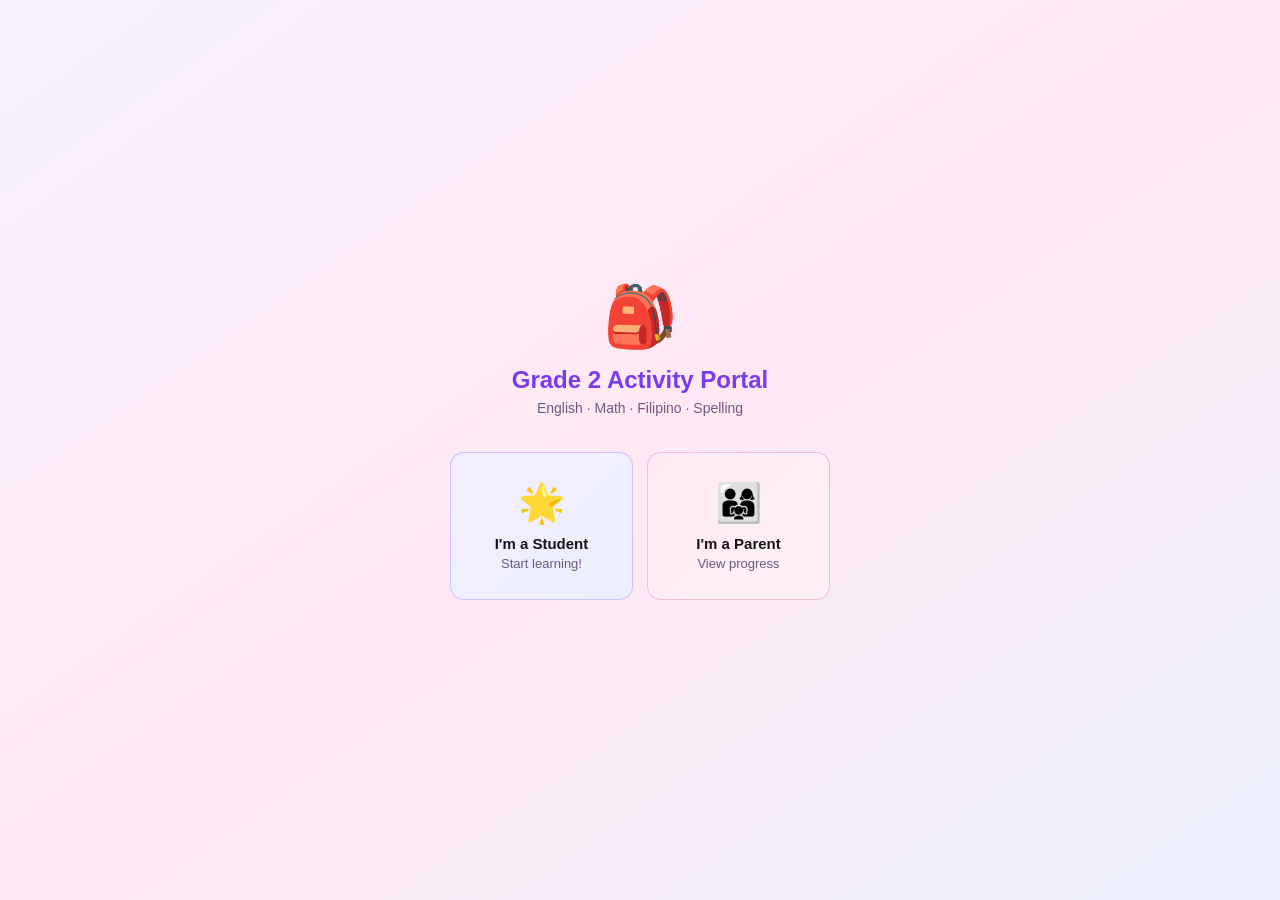
<file: index.html>
<!DOCTYPE html>
<html lang="en">
<head>
<meta charset="UTF-8">
<meta name="viewport" content="width=device-width, initial-scale=1.0">
<title>Grade 2 Activity Portal</title>
<link rel="stylesheet" href="style.css">
</head>
<body class="login-page">
<div class="login-wrap">
  <div class="login-logo">🎒</div>
  <h1>Grade 2 Activity Portal</h1>
  <p class="login-sub">English · Math · Filipino · Spelling</p>
  <div class="login-cards">
    <div class="login-card student-card" onclick="goStudent()">
      <div class="login-card-icon">🌟</div>
      <div class="login-card-label">I'm a Student</div>
      <div class="login-card-sub">Start learning!</div>
    </div>
    <div class="login-card parent-card" onclick="goParent()">
      <div class="login-card-icon">👨‍👩‍👧</div>
      <div class="login-card-label">I'm a Parent</div>
      <div class="login-card-sub">View progress</div>
    </div>
  </div>
  <div id="pin-modal" class="pin-modal hidden">
    <div class="pin-box">
      <div class="pin-title">Enter Parent PIN</div>
      <div class="pin-dots">
        <span class="pin-dot" id="d0"></span><span class="pin-dot" id="d1"></span>
        <span class="pin-dot" id="d2"></span><span class="pin-dot" id="d3"></span>
      </div>
      <div class="pin-pad">
        <button onclick="pinKey('1')">1</button><button onclick="pinKey('2')">2</button><button onclick="pinKey('3')">3</button>
        <button onclick="pinKey('4')">4</button><button onclick="pinKey('5')">5</button><button onclick="pinKey('6')">6</button>
        <button onclick="pinKey('7')">7</button><button onclick="pinKey('8')">8</button><button onclick="pinKey('9')">9</button>
        <button onclick="pinClear()" class="pin-clear">✕</button><button onclick="pinKey('0')">0</button><button onclick="pinBack()" class="pin-clear">⌫</button>
      </div>
      <div id="pin-error" class="pin-error hidden">Wrong PIN. Default is 1234.</div>
      <button class="pin-cancel" onclick="closePin()">Cancel</button>
    </div>
  </div>
</div>
<script src="app.js"></script>
<script>
var pinValue=''; var PARENT_PIN='1234';
function goStudent(){var name=localStorage.getItem('studentName');if(!name){name=prompt('What is your name?','My Daughter');if(!name)return;localStorage.setItem('studentName',name);}window.location.href='student.html';}
function goParent(){document.getElementById('pin-modal').classList.remove('hidden');pinValue='';updateDots();}
function closePin(){document.getElementById('pin-modal').classList.add('hidden');document.getElementById('pin-error').classList.add('hidden');pinValue='';updateDots();}
function pinKey(k){if(pinValue.length>=4)return;pinValue+=k;updateDots();if(pinValue.length===4){setTimeout(function(){if(pinValue===PARENT_PIN){window.location.href='parent.html';}else{document.getElementById('pin-error').classList.remove('hidden');pinValue='';updateDots();}},200);}}
function pinBack(){pinValue=pinValue.slice(0,-1);updateDots();}
function pinClear(){pinValue='';updateDots();}
function updateDots(){for(var i=0;i<4;i++){document.getElementById('d'+i).classList.toggle('filled',i<pinValue.length);}}
</script>
</body>
</html>
</file>
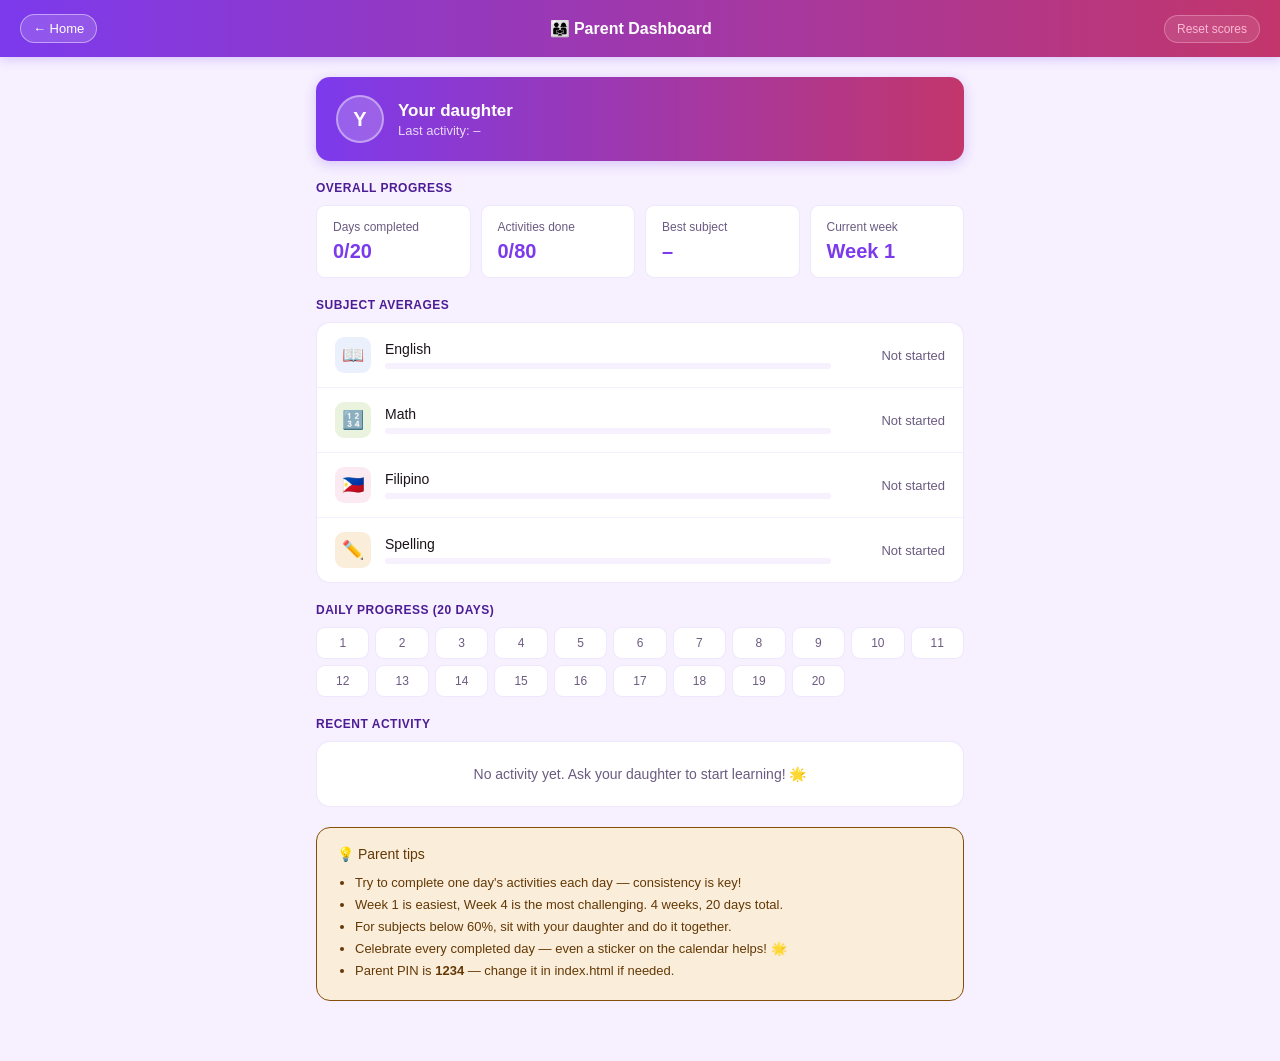
<file: parent.html>
<!DOCTYPE html>
<html lang="en">
<head>
<meta charset="UTF-8">
<meta name="viewport" content="width=device-width, initial-scale=1.0">
<title>Parent Dashboard</title>
<link rel="stylesheet" href="style.css">
</head>
<body class="parent-page">
<header class="topbar">
  <a href="index.html" class="back-btn">← Home</a>
  <div class="topbar-title">👨‍👩‍👧 Parent Dashboard</div>
  <button class="reset-btn" onclick="confirmReset()">Reset scores</button>
</header>
<div class="page-wrap">
  <div class="student-banner">
    <div class="student-avatar" id="stu-avatar">?</div>
    <div>
      <div class="student-name" id="stu-name">Loading...</div>
      <div class="student-meta" id="stu-meta">Last activity: –</div>
    </div>
  </div>

  <div class="section-label">Overall progress</div>
  <div class="metrics-grid">
    <div class="metric-card"><div class="metric-label">Days completed</div><div class="metric-val" id="m-days">–</div></div>
    <div class="metric-card"><div class="metric-label">Activities done</div><div class="metric-val" id="m-acts">–</div></div>
    <div class="metric-card"><div class="metric-label">Best subject</div><div class="metric-val" id="m-best">–</div></div>
    <div class="metric-card"><div class="metric-label">Current week</div><div class="metric-val" id="m-week">–</div></div>
  </div>

  <div class="section-label">Subject averages</div>
  <div class="subject-breakdown">
    <div class="sub-row">
      <div class="sub-icon blue-bg">📖</div>
      <div class="sub-info"><div class="sub-name">English</div><div class="sub-bar-wrap"><div class="sub-bar blue-bar" id="bar-english"></div></div></div>
      <div class="sub-score" id="score-english">–</div>
    </div>
    <div class="sub-row">
      <div class="sub-icon green-bg">🔢</div>
      <div class="sub-info"><div class="sub-name">Math</div><div class="sub-bar-wrap"><div class="sub-bar green-bar" id="bar-math"></div></div></div>
      <div class="sub-score" id="score-math">–</div>
    </div>
    <div class="sub-row">
      <div class="sub-icon pink-bg">🇵🇭</div>
      <div class="sub-info"><div class="sub-name">Filipino</div><div class="sub-bar-wrap"><div class="sub-bar pink-bar" id="bar-filipino"></div></div></div>
      <div class="sub-score" id="score-filipino">–</div>
    </div>
    <div class="sub-row">
      <div class="sub-icon amber-bg">✏️</div>
      <div class="sub-info"><div class="sub-name">Spelling</div><div class="sub-bar-wrap"><div class="sub-bar amber-bar" id="bar-spelling"></div></div></div>
      <div class="sub-score" id="score-spelling">–</div>
    </div>
  </div>

  <div class="section-label">Daily progress (20 days)</div>
  <div class="day-progress-grid" id="day-progress-grid"></div>

  <div class="section-label">Recent activity</div>
  <div class="history-list" id="history-list">
    <div class="empty-state">No activity yet. Ask your daughter to start learning! 🌟</div>
  </div>

  <div class="tips-card">
    <div class="tips-title">💡 Parent tips</div>
    <ul class="tips-list">
      <li>Try to complete one day's activities each day — consistency is key!</li>
      <li>Week 1 is easiest, Week 4 is the most challenging. 4 weeks, 20 days total.</li>
      <li>For subjects below 60%, sit with your daughter and do it together.</li>
      <li>Celebrate every completed day — even a sticker on the calendar helps! 🌟</li>
      <li>Parent PIN is <strong>1234</strong> — change it in index.html if needed.</li>
    </ul>
  </div>
</div>
<script src="activities.js"></script>
<script>
var name = localStorage.getItem('studentName') || 'Your daughter';
document.getElementById('stu-name').textContent = name;
document.getElementById('stu-avatar').textContent = name.charAt(0).toUpperCase();
document.getElementById('stu-meta').textContent = 'Last activity: ' + (localStorage.getItem('lastActivity') || '–');

var subjects = ['english','math','filipino','spelling'];
var subjectTotals = {english:{sc:0,mx:0,cnt:0}, math:{sc:0,mx:0,cnt:0}, filipino:{sc:0,mx:0,cnt:0}, spelling:{sc:0,mx:0,cnt:0}};
var daysCompleted = 0; var actsCompleted = 0;

for (var d = 1; d <= 20; d++) {
  var dayDone = localStorage.getItem('day_done_' + d);
  if (dayDone) daysCompleted++;
  subjects.forEach(function(s) {
    var data = JSON.parse(localStorage.getItem('day' + d + '_' + s) || 'null');
    if (data) {
      actsCompleted++;
      subjectTotals[s].sc += data.score;
      subjectTotals[s].mx += data.max;
      subjectTotals[s].cnt++;
    }
  });
}

var currentWeek = daysCompleted < 5 ? 'Week 1' : daysCompleted < 10 ? 'Week 2' : daysCompleted < 15 ? 'Week 3' : 'Week 4';
document.getElementById('m-days').textContent = daysCompleted + '/20';
document.getElementById('m-acts').textContent = actsCompleted + '/80';
document.getElementById('m-week').textContent = currentWeek;

var bestSub = null, bestPct = -1;
subjects.forEach(function(s) {
  var st = subjectTotals[s];
  if (st.mx > 0) {
    var pct = Math.round(st.sc / st.mx * 100);
    document.getElementById('score-' + s).textContent = st.sc + '/' + st.mx + ' (' + pct + '%)';
    document.getElementById('bar-' + s).style.width = pct + '%';
    if (pct > bestPct) { bestPct = pct; bestSub = s.charAt(0).toUpperCase() + s.slice(1); }
  } else {
    document.getElementById('score-' + s).textContent = 'Not started';
  }
});
document.getElementById('m-best').textContent = bestSub || '–';

var pgHtml = '';
for (var dd = 1; dd <= 20; dd++) {
  var done = localStorage.getItem('day_done_' + dd);
  var partial = subjects.some(function(s) { return localStorage.getItem('day' + dd + '_' + s); });
  var cls = done ? 'dp-cell dp-done' : partial ? 'dp-cell dp-partial' : 'dp-cell';
  pgHtml += '<div class="' + cls + '" title="Day ' + dd + '">' + dd + (done ? ' ✓' : '') + '</div>';
}
document.getElementById('day-progress-grid').innerHTML = pgHtml;

var history = JSON.parse(localStorage.getItem('activityHistory') || '[]');
if (history.length > 0) {
  var html = '';
  history.slice(-15).reverse().forEach(function(h) {
    var pct = Math.round(h.score / h.max * 100);
    var cls = pct >= 80 ? 'hist-good' : pct >= 50 ? 'hist-ok' : 'hist-low';
    html += '<div class="hist-row ' + cls + '">';
    html += '<span class="hist-subject">Day ' + h.day + ' ' + h.subject + '</span>';
    html += '<span class="hist-score">' + h.score + '/' + h.max + ' (' + pct + '%)</span>';
    html += '<span class="hist-time">' + h.time + '</span></div>';
  });
  document.getElementById('history-list').innerHTML = html;
}

function confirmReset() {
  if (confirm('Reset ALL scores for ' + name + '? This cannot be undone.')) {
    for (var d = 1; d <= 20; d++) {
      localStorage.removeItem('day_done_' + d);
      ['english','math','filipino','spelling'].forEach(function(s) {
        localStorage.removeItem('day' + d + '_' + s);
      });
    }
    localStorage.removeItem('activityHistory');
    localStorage.removeItem('lastActivity');
    alert('All scores reset!');
    window.location.reload();
  }
}
</script>
</body>
</html>
</file>
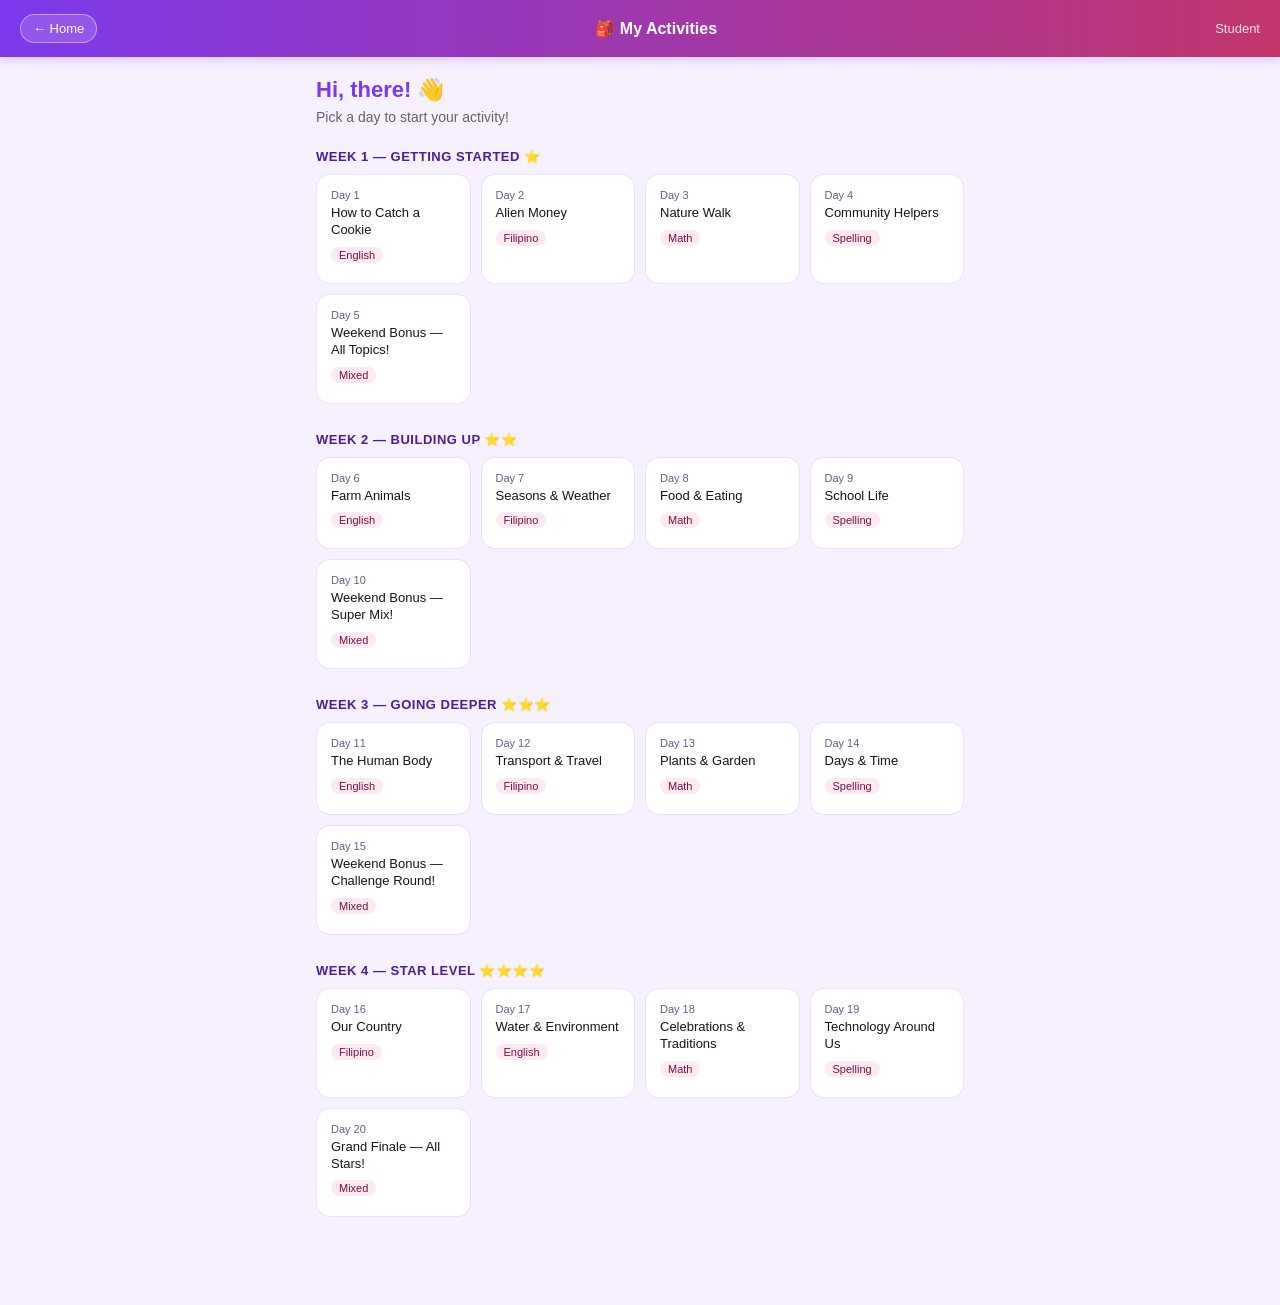
<file: student.html>
<!DOCTYPE html>
<html lang="en">
<head>
<meta charset="UTF-8">
<meta name="viewport" content="width=device-width, initial-scale=1.0">
<title>My Activities</title>
<link rel="stylesheet" href="style.css">
</head>
<body class="student-page">
<header class="topbar">
  <a href="index.html" class="back-btn">← Home</a>
  <div class="topbar-title">🎒 My Activities</div>
  <div id="student-name-label" class="topbar-name"></div>
</header>
<div class="page-wrap">
  <div id="day-picker-screen">
    <div class="welcome-msg" id="welcome-msg"></div>
    <div class="week-sections" id="week-sections"></div>
  </div>
  <div id="activity-screen" class="hidden">
    <div class="activity-nav">
      <button class="back-to-days" onclick="showDayPicker()">← Back to days</button>
      <div class="activity-day-title" id="activity-day-title"></div>
      <button class="retry-btn" onclick="confirmRetry()" title="Retry this activity">🔄 Retry</button>
    </div>
    <div class="subject-tabs" id="subject-tabs">
      <button class="stab active" data-s="english" onclick="showAct('english',this)">📖 English</button>
      <button class="stab" data-s="math" onclick="showAct('math',this)">🔢 Math</button>
      <button class="stab" data-s="filipino" onclick="showAct('filipino',this)">🇵🇭 Filipino</button>
      <button class="stab" data-s="spelling" onclick="showAct('spelling',this)">✏️ Spelling</button>
      <button class="stab sci-tab hidden" data-s="science" id="sci-tab-btn" onclick="showAct('science',this)">🔭 Science</button>
    </div>
    <div id="act-content"></div>
  </div>
</div>
<script src="app.js"></script>
<script src="activities.js"></script>
<script>
var currentDay = null;
var currentSubject = 'english';
var state = {};

document.getElementById('student-name-label').textContent = localStorage.getItem('studentName') || 'Student';

var name = localStorage.getItem('studentName') || 'there';
document.getElementById('welcome-msg').innerHTML =
  '<div class="welcome-hero">Hi, ' + name.split(' ')[0] + '! 👋</div>' +
  '<div class="welcome-sub">Pick a day to start your activity!</div>';

function buildDayPicker() {
  var weeks = ['week1','week2','week3','week4'];
  var stars = ['⭐','⭐⭐','⭐⭐⭐','⭐⭐⭐⭐'];
  var html = '';
  weeks.forEach(function(wk, wi) {
    var wdata = ACTIVITIES[wk];
    html += '<div class="week-block">';
    html += '<div class="week-label">' + wdata.label + ' ' + stars[wi] + '</div>';
    html += '<div class="day-grid">';
    wdata.days.forEach(function(day) {
      var done = localStorage.getItem('day_done_' + day.day);
      var scores = getdayScores(day.day);
      html += '<div class="day-card ' + (done ? 'day-done' : '') + '" onclick="startDay(' + day.day + ',\'' + wk + '\')">';
      html += '<div class="day-num">Day ' + day.day + '</div>';
      html += '<div class="day-title">' + day.title + '</div>';
      html += '<div class="day-focus-tag">' + day.focus + '</div>';
      if (done) html += '<div class="day-check">✓ Done!</div>';
      else if (scores > 0) html += '<div class="day-check in-prog">In progress</div>';
      html += '</div>';
    });
    html += '</div></div>';
  });
  document.getElementById('week-sections').innerHTML = html;
}

function getdayScores(dayNum) {
  return ['english','math','filipino','spelling'].filter(function(s) {
    return localStorage.getItem('day' + dayNum + '_' + s);
  }).length;
}

function startDay(dayNum, weekKey) {
  var wdata = ACTIVITIES[weekKey];
  currentDay = wdata.days.find(function(d) { return d.day === dayNum; });
  currentWeekKey = weekKey;
  state = {};
  document.getElementById('day-picker-screen').classList.add('hidden');
  document.getElementById('activity-screen').classList.remove('hidden');
  document.getElementById('activity-day-title').textContent = 'Day ' + dayNum + ' — ' + currentDay.title;
  // Show science tab only if this day has science
  var sciBtn = document.getElementById('sci-tab-btn');
  if (currentDay.science) { sciBtn.classList.remove('hidden'); }
  else { sciBtn.classList.add('hidden'); }
  showAct('english', document.querySelector('.stab[data-s="english"]'));
}

function showDayPicker() {
  document.getElementById('activity-screen').classList.add('hidden');
  document.getElementById('day-picker-screen').classList.remove('hidden');
  buildDayPicker();
}

function confirmRetry() {
  var subjectNames = {english:'English', math:'Math', filipino:'Filipino', spelling:'Spelling'};
  var subName = subjectNames[currentSubject];
  if (confirm('Retry ' + subName + ' for Day ' + currentDay.day + '? Your current answer will be cleared.')) {
    localStorage.removeItem('day' + currentDay.day + '_' + currentSubject);
    localStorage.removeItem('day_done_' + currentDay.day);
    state = {};
    renderActivity(currentSubject);
  }
}

function showAct(subject, btn) {
  currentSubject = subject;
  document.querySelectorAll('.stab').forEach(function(el) { el.classList.remove('active'); });
  if (btn) btn.classList.add('active');
  renderActivity(subject);
}

function renderActivity(subject) {
  var data = currentDay[subject];
  var html = '';
  var saved = JSON.parse(localStorage.getItem('day' + currentDay.day + '_' + subject) || 'null');

  if (subject === 'english') {
    if (data.type === 'comprehension') {
      html += '<div class="act-card">';
      html += '<div class="act-header"><span class="tag blue">English</span> Reading & Comprehension</div>';
      html += '<div class="story-box">' + data.story + '</div>';
      html += '<div class="q-section-label">1. Multiple Choice</div>';
      data.questions.forEach(function(q, qi) {
        html += '<div class="q-block" id="eq' + qi + '"><div class="q-text">' + (qi+1) + '. ' + q.q + '</div><div class="opts">';
        q.opts.forEach(function(opt, oi) {
          var cls = saved ? (oi === q.a ? 'opt correct' : (saved.picks && saved.picks[qi] === oi ? 'opt wrong' : 'opt')) : 'opt';
          html += '<div class="' + cls + '" onclick="pickEng(' + qi + ',' + oi + ',this)">' + opt + '</div>';
        });
        html += '</div></div>';
      });
      if (data.fill_blanks) {
        html += '<div class="q-section-label">2. Fill in the blanks</div>';
        data.fill_blanks.forEach(function(fb, fbi) {
          var parts = fb.sentence.split('___');
          html += '<div class="q-block"><div class="q-text" style="line-height:2.2">';
          parts.forEach(function(part, pi) {
            html += part;
            if (pi < fb.words.length) {
              var savedVal = saved && saved.fillBlanks && saved.fillBlanks[fbi] && saved.fillBlanks[fbi][pi];
              var correct = savedVal === fb.words[pi];
              var slotStyle = savedVal ? ('border-color:' + (correct ? '#3B6D11;color:#27500A' : '#A32D2D;color:#791F1F')) : '';
              html += '<span class="fill-slot" style="min-width:100px;' + slotStyle + '">' + (savedVal || '&nbsp;&nbsp;&nbsp;&nbsp;&nbsp;&nbsp;&nbsp;&nbsp;&nbsp;&nbsp;') + '</span>';
            }
          });
          html += '</div>';
          html += '<div style="font-size:12px;color:var(--muted);margin-top:4px">Word bank: <strong>' + fb.words.join(', ') + '</strong></div>';
          if (saved && saved.fillBlanks) {
            var allCorrect = fb.words.every(function(w, wi) { return saved.fillBlanks[fbi] && saved.fillBlanks[fbi][wi] === w; });
            html += '<div style="font-size:12px;margin-top:4px;font-weight:500;color:' + (allCorrect ? '#3B6D11' : '#A32D2D') + '">' + (allCorrect ? '✓ Correct!' : 'Answer: ' + fb.words.join(', ')) + '</div>';
          }
          html += '</div>';
        });
        html += '<div class="q-section-label">3. How would you solve the baker\'s problem?</div>';
        html += '<div class="q-block"><textarea class="text-area-input" id="open-answer" placeholder="Write your answer here..." rows="3">' + (saved && saved.openAnswer ? saved.openAnswer : '') + '</textarea></div>';
      }
      if (data.open_questions) {
        html += '<div class="q-section-label">Open Questions — Write your answer</div>';
        data.open_questions.forEach(function(oq, oi) {
          var savedVal = saved && saved.openAnswers ? (saved.openAnswers[oi] || '') : '';
          html += '<div class="q-block"><div class="q-text">' + (oi+1) + '. ' + oq.q + '</div>';
          html += '<textarea class="text-area-input" id="oq' + oi + '" placeholder="Write your answer here..." rows="3">' + savedVal + '</textarea></div>';
        });
      }
      html += '<button class="submit-btn" onclick="submitEng()">Submit English ✓</button>';
      if (saved) html += '<div class="feedback-box show ' + (saved.pct >= 60 ? 'fb-good' : 'fb-low') + '">' + saved.msg + '</div>';
      else html += '<div class="feedback-box" id="eng-fb"></div>';
      html += '</div>';
    } else {
      html += '<div class="act-card">';
      html += '<div class="act-header"><span class="tag blue">English</span> Fill in the Blank</div>';
      html += '<div class="word-bank">';
      data.sentence_set.forEach(function(s) {
        html += '<span class="word-chip" id="wc-' + s.word + '" onclick="selectFillWord(\'' + s.word + '\')">' + s.word + '</span>';
      });
      html += '</div><div class="fill-sentences">';
      data.sentence_set.forEach(function(s, si) {
        var parts = s.sentence.split('___');
        var filled = saved && saved.fills && saved.fills[si];
        var slotStyle = filled ? 'border-color:#185FA5;color:#0C447C' : '';
        html += '<p>' + parts[0] + '<span class="fill-slot" id="fs' + si + '" style="' + slotStyle + '" onclick="fillEngSlot(' + si + ')">' + (filled || '') + '</span>' + (parts[1] || '') + '</p>';
      });
      html += '</div>';
      html += '<button class="submit-btn" onclick="submitFill()">Check answers ✓</button>';
      if (saved) html += '<div class="feedback-box show ' + (saved.pct >= 60 ? 'fb-good' : 'fb-low') + '">' + saved.msg + '</div>';
      else html += '<div class="feedback-box" id="fill-fb"></div>';
      html += '</div>';
    }
  }

  if (subject === 'math') {
    html += '<div class="act-card">';
    if (data.type === 'telling_time') {
      html += '<div class="act-header"><span class="tag green">Math</span> Telling Time — Whole Hours</div>';
      html += '<p class="act-instruction">' + data.instruction + '</p>';
      html += '<div class="clock-grid">';
      data.clocks.forEach(function(c, ci) {
        var val = saved && saved.answers ? (saved.answers[ci] || '') : '';
        var correct = val === c.answer;
        var inp_cls = saved ? (correct ? 'text-input correct-inp' : 'text-input wrong-inp') : 'text-input';
        // Parse hour from answer e.g. "7:00" -> 7
        var hour = parseInt(c.answer.split(':')[0]);
        // Hour hand angle: each hour = 30 degrees, 12 o'clock = -90deg
        var hourAngle = (hour % 12) * 30 - 90;
        var hourRad = hourAngle * Math.PI / 180;
        var hx2 = Math.round(50 + 28 * Math.cos(hourRad));
        var hy2 = Math.round(50 + 28 * Math.sin(hourRad));
        // Minute hand always points to 12 (top)
        var mx2 = 50; var my2 = 14;
        // Build SVG clock
        var svgClock = '<svg viewBox="0 0 100 100" width="100" height="100" xmlns="http://www.w3.org/2000/svg">' +
          // Outer circle
          '<circle cx="50" cy="50" r="46" fill="white" stroke="#555" stroke-width="3"/>' +
          // Center dot
          '<circle cx="50" cy="50" r="3" fill="#333"/>' +
          // Hour numbers
          '<text x="50" y="12" text-anchor="middle" font-size="9" fill="#333" font-family="sans-serif">12</text>' +
          '<text x="88" y="54" text-anchor="middle" font-size="9" fill="#333" font-family="sans-serif">3</text>' +
          '<text x="50" y="96" text-anchor="middle" font-size="9" fill="#333" font-family="sans-serif">6</text>' +
          '<text x="12" y="54" text-anchor="middle" font-size="9" fill="#333" font-family="sans-serif">9</text>' +
          // Tick marks
          [1,2,3,4,5,6,7,8,9,10,11,12].map(function(h) {
            var a = (h * 30 - 90) * Math.PI / 180;
            var x1 = Math.round(50 + 40 * Math.cos(a));
            var y1 = Math.round(50 + 40 * Math.sin(a));
            var x2 = Math.round(50 + 44 * Math.cos(a));
            var y2 = Math.round(50 + 44 * Math.sin(a));
            return '<line x1="' + x1 + '" y1="' + y1 + '" x2="' + x2 + '" y2="' + y2 + '" stroke="#999" stroke-width="1.5"/>';
          }).join('') +
          // Minute hand (points to 12)
          '<line x1="50" y1="50" x2="' + mx2 + '" y2="' + my2 + '" stroke="#333" stroke-width="3" stroke-linecap="round"/>' +
          // Hour hand
          '<line x1="50" y1="50" x2="' + hx2 + '" y2="' + hy2 + '" stroke="#333" stroke-width="4" stroke-linecap="round"/>' +
          '</svg>';
        html += '<div class="clock-card">';
        html += '<div class="clock-num">Clock ' + c.num + '</div>';
        html += '<div class="clock-svg-wrap">' + svgClock + '</div>';
        html += '<input class="' + inp_cls + '" id="tc' + ci + '" value="' + val + '" placeholder="__:00" autocomplete="off" style="text-align:center;max-width:90px">';
        if (saved && !correct) html += '<div style="font-size:11px;color:#A32D2D;margin-top:3px">Answer: ' + c.answer + '</div>';
        html += '</div>';
      });
      html += '</div>';
      html += '<button class="submit-btn" onclick="submitMath()">Check answers ✓</button>';
      if (saved) html += '<div class="feedback-box show ' + (saved.pct >= 60 ? 'fb-good' : 'fb-low') + '">' + saved.msg + '</div>';
      else html += '<div class="feedback-box" id="math-fb"></div>';
    } else {
      html += '<div class="act-header"><span class="tag green">Math</span> Word Problems</div>';
      if (data.context) html += '<div class="story-box" style="margin-bottom:16px">' + data.context + '</div>';
      data.problems.forEach(function(p, pi) {
        var val = saved && saved.answers ? saved.answers[pi] : '';
        var inp_cls = saved ? (parseInt(val) === p.a ? 'num-input correct-inp' : 'num-input wrong-inp') : 'num-input';
        html += '<div class="q-block"><div class="q-text">' + p.q + '</div>';
        html += '<input class="' + inp_cls + '" type="number" id="mq' + pi + '" value="' + val + '" placeholder="?" min="0">';
        if (saved && parseInt(val) !== p.a) html += '<div style="font-size:12px;color:#A32D2D;margin-top:4px">Answer: ' + p.a + '</div>';
        html += '</div>';
      });
      html += '<button class="submit-btn" onclick="submitMath()">Submit Math ✓</button>';
      if (saved) html += '<div class="feedback-box show ' + (saved.pct >= 60 ? 'fb-good' : 'fb-low') + '">' + saved.msg + '</div>';
      else html += '<div class="feedback-box" id="math-fb"></div>';
    }
    html += '</div>';
  }

  if (subject === 'filipino') {
    html += '<div class="act-card">';
    if (data.type === 'comprehension') {
      html += '<div class="act-header"><span class="tag pink">Filipino</span> Magbasa at Sagutin</div>';
      html += '<div class="fil-story-box">' + data.story + '</div>';
      if (data.instruction) html += '<p class="act-instruction" style="margin-bottom:14px">' + data.instruction + '</p>';
      data.questions.forEach(function(q, qi) {
        html += '<div class="q-block" id="fq' + qi + '"><div class="q-text">' + q.q + '</div><div class="opts">';
        q.opts.forEach(function(opt, oi) {
          var cls = saved ? (oi === q.a ? 'opt correct' : (saved.picks && saved.picks[qi] === oi ? 'opt wrong' : 'opt')) : 'opt';
          html += '<div class="' + cls + '" onclick="pickFil(' + qi + ',' + oi + ',this)">' + opt + '</div>';
        });
        html += '</div></div>';
      });
    } else if (data.type === 'matching') {
      html += '<div class="act-header"><span class="tag pink">Filipino</span> Itambal (Matching)</div>';
      html += '<p class="act-instruction">Piliin ang tamang Filipino na salita para sa bawat larawan.</p>';
      var shuffled = data.pairs.slice().sort(function() { return Math.random() - 0.5; });
      html += '<div class="match-grid">';
      html += '<div class="match-col">';
      data.pairs.forEach(function(p, pi) {
        html += '<div class="match-item emoji-item" id="mei' + pi + '" onclick="selectMatchEmoji(' + pi + ')">' + p.emoji + ' ' + p.english + '</div>';
      });
      html += '</div><div class="match-col">';
      shuffled.forEach(function(p, pi) {
        var correctIdx = data.pairs.findIndex(function(x) { return x.filipino === p.filipino; });
        html += '<div class="match-item fil-item" id="mfi' + pi + '" data-fil="' + p.filipino + '" data-correct="' + correctIdx + '" onclick="selectMatchFil(this,' + pi + ')">' + p.filipino + '</div>';
      });
      html += '</div></div>';
    } else {
      html += '<div class="act-header"><span class="tag pink">Filipino</span> Pumili ng Tamang Sagot</div>';
      data.questions.forEach(function(q, qi) {
        html += '<div class="q-block" id="fq' + qi + '"><div class="q-text">' + (qi+1) + '. ' + q.q + '</div><div class="opts">';
        q.opts.forEach(function(opt, oi) {
          var cls = saved ? (oi === q.a ? 'opt correct' : (saved.picks && saved.picks[qi] === oi ? 'opt wrong' : 'opt')) : 'opt';
          html += '<div class="' + cls + '" onclick="pickFil(' + qi + ',' + oi + ',this)">' + opt + '</div>';
        });
        html += '</div></div>';
      });
    }
    html += '<button class="submit-btn" onclick="submitFil()">Suriin ang sagot ✓</button>';
    if (saved) html += '<div class="feedback-box show ' + (saved.pct >= 60 ? 'fb-good' : 'fb-low') + '">' + saved.msg + '</div>';
    else html += '<div class="feedback-box" id="fil-fb"></div>';
    html += '</div>';
  }

  if (subject === 'spelling') {
    html += '<div class="act-card">';
    if (data.type === 'vowel_fill') {
      html += '<div class="act-header"><span class="tag amber">Spelling</span> Beginning Spelling</div>';
      html += '<p class="act-instruction">' + data.instruction + '</p>';
      html += '<div class="vowel-grid">';
      data.words.forEach(function(w, wi) {
        var savedAns = saved && saved.answers ? saved.answers[wi] : null;
        var correct = savedAns === w.missing;
        html += '<div class="vowel-card" id="vc' + wi + '">';
        html += '<div class="vowel-clue">' + w.clue + '</div>';
        html += '<div class="vowel-word">' + w.display + '</div>';
        html += '<div class="vowel-opts">';
        w.opts.forEach(function(v) {
          var btnCls = 'vowel-btn';
          if (savedAns) { btnCls += v === w.missing ? ' v-correct' : (v === savedAns ? ' v-wrong' : ' v-dim'); }
          html += '<button class="' + btnCls + '" onclick="pickVowel(' + wi + ',\'' + v + '\')">' + v + '</button>';
        });
        html += '</div>';
        if (savedAns) html += '<div class="vowel-result ' + (correct ? 'vr-good' : 'vr-bad') + '">' + (correct ? '✓ ' + w.answer : '✗ ' + w.answer) + '</div>';
        html += '</div>';
      });
      html += '</div>';
    } else if (data.type === 'jumbled') {
      html += '<div class="act-header"><span class="tag amber">Spelling</span> Jumbled Words</div>';
      html += '<p class="act-instruction">' + data.instruction + '</p>';
      html += '<div class="word-bank-box">📚 Word Bank: <strong>' + data.word_bank.join(', ') + '</strong></div>';
      html += '<div class="jumble-grid">';
      data.words.forEach(function(w, wi) {
        var val = saved && saved.answers ? (saved.answers[wi] || '') : '';
        var correct = val.toUpperCase() === w.answer;
        var inp_cls = saved ? (correct ? 'text-input correct-inp' : 'text-input wrong-inp') : 'text-input';
        html += '<div class="jumble-row">';
        html += '<div class="jumble-scrambled">' + w.jumbled + '</div>';
        html += '<div class="jumble-arrow">→</div>';
        html += '<input class="' + inp_cls + ' upper" id="jw' + wi + '" value="' + val + '" placeholder="Unscramble..." autocomplete="off">';
        if (saved && !correct) html += '<div style="font-size:11px;color:#A32D2D;margin-top:3px">Answer: ' + w.answer + '</div>';
        html += '</div>';
      });
      html += '</div>';
    } else {
      html += '<div class="act-header"><span class="tag amber">Spelling</span> Spell the Word</div>';
      html += '<p class="act-instruction">Look at the clue and type the correct spelling.</p>';
      data.words.forEach(function(w, wi) {
        var val = saved && saved.answers ? saved.answers[wi] : '';
        var inp_cls = saved ? (val.toLowerCase() === w.answer ? 'text-input correct-inp' : 'text-input wrong-inp') : 'text-input';
        html += '<div class="q-block"><div class="q-text">' + w.clue + ' ' + w.hint + '</div>';
        html += '<input class="' + inp_cls + '" id="sw' + wi + '" value="' + val + '" placeholder="Type here..." autocomplete="off">';
        if (saved && val.toLowerCase() !== w.answer) html += '<div style="font-size:12px;color:#A32D2D;margin-top:4px">Answer: ' + w.answer + '</div>';
        html += '</div>';
      });
    }
    html += '<button class="submit-btn" onclick="submitSpell()">Check spelling ✓</button>';
    if (saved) html += '<div class="feedback-box show ' + (saved.pct >= 60 ? 'fb-good' : 'fb-low') + '">' + saved.msg + '</div>';
    else html += '<div class="feedback-box" id="spell-fb"></div>';
    html += '</div>';
  }

  if (subject === 'science' && currentDay.science) {
    var sci = currentDay.science;
    var sciSaved = JSON.parse(localStorage.getItem('day' + currentDay.day + '_science') || 'null');
    html += '<div class="act-card">';
    html += '<div class="act-header"><span class="tag sci-tag">🔭 Science</span> Planet Facts — Matching</div>';
    html += '<p class="act-instruction">' + sci.instruction + '</p>';
    html += '<div class="sci-match-area">';
    // Planets column
    html += '<div class="sci-col"><div class="sci-col-label">🪐 Planets</div>';
    sci.pairs.forEach(function(p, pi) {
      var matched = sciSaved && sciSaved.pairs && sciSaved.pairs[pi];
      var correct = matched === p.description;
      var cls = 'sci-planet-btn' + (matched ? (correct ? ' sci-correct' : ' sci-wrong') : '');
      html += '<div class="' + cls + '" id="spi' + pi + '" onclick="selectSciPlanet(' + pi + ')">' + p.planet + (matched ? '<div class="sci-match-result">' + (correct ? '✓' : '✗') + ' ' + matched + '</div>' : '') + '</div>';
    });
    html += '</div>';
    // Descriptions column (shuffled display)
    var shuffled = sci.pairs.slice().sort(function() { return Math.random() - 0.5; });
    state.shuffledDescs = shuffled;
    html += '<div class="sci-col"><div class="sci-col-label">📋 Descriptions</div>';
    shuffled.forEach(function(p, si) {
      html += '<div class="sci-desc-btn" id="sdi' + si + '" onclick="selectSciDesc(' + si + ')">' + p.description + '</div>';
    });
    html += '</div></div>';
    html += '<button class="submit-btn" onclick="submitScience()">Check answers ✓</button>';
    if (sciSaved) html += '<div class="feedback-box show ' + (sciSaved.pct >= 60 ? 'fb-good' : 'fb-low') + '">' + sciSaved.msg + '</div>';
    else html += '<div class="feedback-box" id="sci-fb"></div>';
    html += '</div>';
  }

  document.getElementById('act-content').innerHTML = html;
  state.engPicks = {}; state.fillSlots = {}; state.fillActive = null;
  state.filPicks = {}; state.matchSel = null; state.matchPairs = {};
  state.sciSelPlanet = null; state.sciPairs = {};
}

function pickEng(qi, oi, el) {
  if (!state.engPicks) state.engPicks = {};
  state.engPicks[qi] = oi;
  var opts = el.parentElement.querySelectorAll('.opt');
  opts.forEach(function(o) { o.className = 'opt'; });
  el.classList.add('selected-opt');
}

function submitEng() {
  var data = currentDay.english;
  var sc = 0;
  data.questions.forEach(function(q, qi) {
    var picked = state.engPicks[qi];
    var opts = document.getElementById('eq' + qi).querySelectorAll('.opt');
    opts.forEach(function(o) { o.className = 'opt'; });
    if (picked !== undefined) {
      if (picked === q.a) { opts[picked].classList.add('correct'); sc++; }
      else { opts[picked].classList.add('wrong'); opts[q.a].classList.add('correct'); }
    } else { opts[q.a].classList.add('correct'); }
  });
  var fillBlanks = null;
  if (data.fill_blanks) {
    fillBlanks = {};
    data.fill_blanks.forEach(function(fb, fbi) { fillBlanks[fbi] = fb.words; });
  }
  var openAnswer = document.getElementById('open-answer') ? document.getElementById('open-answer').value : '';
  var openAnswers = {};
  if (data.open_questions) {
    data.open_questions.forEach(function(oq, oi) {
      var el = document.getElementById('oq' + oi);
      if (el) openAnswers[oi] = el.value;
    });
  }
  var msg = makeFeedback(sc, data.questions.length);
  var pct = Math.round(sc / data.questions.length * 100);
  showFB('eng-fb', msg, pct);
  saveActivityScore('english', sc, data.questions.length, msg, pct, {picks: state.engPicks, fillBlanks: fillBlanks, openAnswer: openAnswer, openAnswers: openAnswers});
}

function selectFillWord(word) {
  document.querySelectorAll('.word-chip').forEach(function(c) { c.classList.remove('selected'); });
  var chip = document.getElementById('wc-' + word);
  if (chip && !chip.classList.contains('used')) { chip.classList.add('selected'); state.fillActive = word; }
}

function fillEngSlot(si) {
  var slot = document.getElementById('fs' + si);
  if (!state.fillSlots) state.fillSlots = {};
  if (slot.textContent) {
    var prev = slot.textContent;
    var prevChip = document.getElementById('wc-' + prev);
    if (prevChip) { prevChip.classList.remove('used','selected'); }
    slot.textContent = ''; slot.style.borderColor = ''; slot.style.color = '';
    delete state.fillSlots[si];
  } else if (state.fillActive) {
    slot.textContent = state.fillActive; slot.style.borderColor = '#185FA5'; slot.style.color = '#0C447C';
    var chip = document.getElementById('wc-' + state.fillActive);
    if (chip) { chip.classList.add('used'); chip.classList.remove('selected'); }
    state.fillSlots[si] = state.fillActive; state.fillActive = null;
  }
}

function submitFill() {
  var data = currentDay.english;
  var sc = 0;
  data.sentence_set.forEach(function(s, si) {
    var slot = document.getElementById('fs' + si);
    if (state.fillSlots[si] === s.word) { sc++; slot.style.borderColor = '#3B6D11'; slot.style.color = '#27500A'; }
    else { slot.style.borderColor = '#A32D2D'; slot.style.color = '#791F1F'; }
  });
  var msg = makeFeedback(sc, data.sentence_set.length);
  var pct = Math.round(sc / data.sentence_set.length * 100);
  showFB('fill-fb', msg, pct);
  saveActivityScore('english', sc, data.sentence_set.length, msg, pct, {fills: state.fillSlots});
}

function submitMath() {
  var data = currentDay.math;
  var sc = 0; var answers = {};
  if (data.type === 'telling_time') {
    data.clocks.forEach(function(c, ci) {
      var inp = document.getElementById('tc' + ci);
      var val = inp ? inp.value.trim() : '';
      answers[ci] = val;
      if (val === c.answer) { sc++; if(inp) inp.classList.add('correct-inp'); }
      else { if(inp) inp.classList.add('wrong-inp'); }
    });
    var msg = makeFeedback(sc, data.clocks.length);
    var pct = Math.round(sc / data.clocks.length * 100);
    showFB('math-fb', msg, pct);
    saveActivityScore('math', sc, data.clocks.length, msg, pct, {answers: answers});
  } else {
    data.problems.forEach(function(p, pi) {
      var inp = document.getElementById('mq' + pi);
      var val = parseInt(inp.value);
      answers[pi] = val;
      if (val === p.a) { sc++; inp.classList.add('correct-inp'); inp.classList.remove('wrong-inp'); }
      else { inp.classList.add('wrong-inp'); inp.classList.remove('correct-inp'); }
    });
    var msg = makeFeedback(sc, data.problems.length);
    var pct = Math.round(sc / data.problems.length * 100);
    showFB('math-fb', msg, pct);
    saveActivityScore('math', sc, data.problems.length, msg, pct, {answers: answers});
  }
}

function pickFil(qi, oi, el) {
  if (!state.filPicks) state.filPicks = {};
  state.filPicks[qi] = oi;
  var opts = el.parentElement.querySelectorAll('.opt');
  opts.forEach(function(o) { o.className = 'opt'; });
  el.classList.add('selected-opt');
}

var matchSelEmoji = null;
function selectMatchEmoji(idx) {
  document.querySelectorAll('.emoji-item').forEach(function(el) { el.classList.remove('selected'); });
  document.getElementById('mei' + idx).classList.add('selected');
  matchSelEmoji = idx;
}
function selectMatchFil(el, idx) {
  if (matchSelEmoji === null) return;
  if (!state.matchPairs) state.matchPairs = {};
  state.matchPairs[matchSelEmoji] = el.dataset.fil;
  document.querySelectorAll('.emoji-item').forEach(function(e) { e.classList.remove('selected'); });
  document.getElementById('mei' + matchSelEmoji).textContent += ' → ' + el.dataset.fil;
  el.style.opacity = '0.5'; el.style.pointerEvents = 'none';
  matchSelEmoji = null;
}

function submitFil() {
  var data = currentDay.filipino;
  var sc = 0; var total = 0;
  if (data.type === 'matching') {
    total = data.pairs.length;
    data.pairs.forEach(function(p, pi) {
      if (state.matchPairs && state.matchPairs[pi] === p.filipino) sc++;
    });
  } else {
    total = data.questions.length;
    data.questions.forEach(function(q, qi) {
      var picked = state.filPicks[qi];
      var qel = document.getElementById('fq' + qi);
      var opts = qel ? qel.querySelectorAll('.opt') : [];
      opts.forEach(function(o) { o.className = 'opt'; });
      if (picked !== undefined) {
        if (picked === q.a) { if (opts[picked]) opts[picked].classList.add('correct'); sc++; }
        else { if (opts[picked]) opts[picked].classList.add('wrong'); if (opts[q.a]) opts[q.a].classList.add('correct'); }
      } else { if (opts[q.a]) opts[q.a].classList.add('correct'); }
    });
  }
  var msg = makeFeedback(sc, total);
  var pct = Math.round(sc / total * 100);
  showFB('fil-fb', msg, pct);
  saveActivityScore('filipino', sc, total, msg, pct, {picks: state.filPicks || state.matchPairs});
}

function pickVowel(wi, vowel) {
  if (!state.vowelPicks) state.vowelPicks = {};
  state.vowelPicks[wi] = vowel;
  var card = document.getElementById('vc' + wi);
  card.querySelectorAll('.vowel-btn').forEach(function(b) { b.classList.remove('v-selected'); });
  var btns = card.querySelectorAll('.vowel-btn');
  btns.forEach(function(b) { if (b.textContent === vowel) b.classList.add('v-selected'); });
}

function submitSpell() {
  var data = currentDay.spelling;
  var sc = 0; var answers = {};
  if (data.type === 'vowel_fill') {
    data.words.forEach(function(w, wi) {
      var picked = state.vowelPicks && state.vowelPicks[wi];
      answers[wi] = picked || '';
      if (picked === w.missing) sc++;
    });
    var msg = makeFeedback(sc, data.words.length);
    var pct = Math.round(sc / data.words.length * 100);
    showFB('spell-fb', msg, pct);
    saveActivityScore('spelling', sc, data.words.length, msg, pct, {answers: answers});
    renderActivity('spelling');
  } else if (data.type === 'jumbled') {
    data.words.forEach(function(w, wi) {
      var inp = document.getElementById('jw' + wi);
      var val = inp ? inp.value.trim().toUpperCase() : '';
      answers[wi] = val;
      if (val === w.answer) { sc++; if(inp) inp.classList.add('correct-inp'); }
      else { if(inp) inp.classList.add('wrong-inp'); }
    });
    var msg = makeFeedback(sc, data.words.length);
    var pct = Math.round(sc / data.words.length * 100);
    showFB('spell-fb', msg, pct);
    saveActivityScore('spelling', sc, data.words.length, msg, pct, {answers: answers});
  } else {
    data.words.forEach(function(w, wi) {
      var inp = document.getElementById('sw' + wi);
      var val = inp.value.trim().toLowerCase();
      answers[wi] = val;
      if (val === w.answer) { sc++; inp.classList.add('correct-inp'); inp.classList.remove('wrong-inp'); }
      else { inp.classList.add('wrong-inp'); inp.classList.remove('correct-inp'); }
    });
    var msg = makeFeedback(sc, data.words.length);
    var pct = Math.round(sc / data.words.length * 100);
    showFB('spell-fb', msg, pct);
    saveActivityScore('spelling', sc, data.words.length, msg, pct, {answers: answers});
  }
}

function selectSciPlanet(pi) {
  document.querySelectorAll('.sci-planet-btn').forEach(function(el) { el.classList.remove('sci-selected'); });
  document.getElementById('spi' + pi).classList.add('sci-selected');
  state.sciSelPlanet = pi;
}

function selectSciDesc(si) {
  if (state.sciSelPlanet === null) return;
  if (!state.sciPairs) state.sciPairs = {};
  var desc = state.shuffledDescs[si].description;
  state.sciPairs[state.sciSelPlanet] = desc;
  document.querySelectorAll('.sci-planet-btn').forEach(function(e) { e.classList.remove('sci-selected'); });
  var planetEl = document.getElementById('spi' + state.sciSelPlanet);
  if (planetEl) { planetEl.style.borderColor = '#185FA5'; planetEl.style.background = '#E6F1FB'; }
  var descEl = document.getElementById('sdi' + si);
  if (descEl) { descEl.style.opacity = '0.4'; descEl.style.pointerEvents = 'none'; }
  state.sciSelPlanet = null;
}

function submitScience() {
  var sci = currentDay.science;
  var sc = 0;
  sci.pairs.forEach(function(p, pi) {
    var matched = state.sciPairs && state.sciPairs[pi];
    if (matched === p.description) sc++;
  });
  var msg = makeFeedback(sc, sci.pairs.length);
  var pct = Math.round(sc / sci.pairs.length * 100);
  showFB('sci-fb', msg, pct);
  // Save science score separately
  var now = new Date();
  var timeStr = now.toLocaleDateString('en-PH', {month:'short',day:'numeric'}) + ' ' + now.toLocaleTimeString('en-PH', {hour:'2-digit',minute:'2-digit'});
  localStorage.setItem('day' + currentDay.day + '_science', JSON.stringify({score:sc, max:sci.pairs.length, msg:msg, pct:pct, pairs:state.sciPairs}));
  localStorage.setItem('lastActivity', timeStr);
  var history = JSON.parse(localStorage.getItem('activityHistory') || '[]');
  history.push({subject:'Science', score:sc, max:sci.pairs.length, time:timeStr, day:currentDay.day, title:currentDay.title});
  localStorage.setItem('activityHistory', JSON.stringify(history));
}

function makeFeedback(sc, total) {
  var pct = Math.round(sc / total * 100);
  if (pct === 100) return '🌟 Perfect score! Amazing work!';
  if (pct >= 75) return '😊 Great job! ' + sc + '/' + total + ' correct!';
  if (pct >= 50) return '👍 Good effort! ' + sc + '/' + total + ' correct. Keep going!';
  return '💪 ' + sc + '/' + total + ' correct. Try again — you can do it!';
}

function showFB(id, msg, pct) {
  var el = document.getElementById(id);
  if (!el) return;
  el.textContent = msg;
  el.className = 'feedback-box show ' + (pct >= 50 ? 'fb-good' : 'fb-low');
}

function saveActivityScore(subject, sc, total, msg, pct, extra) {
  var key = 'day' + currentDay.day + '_' + subject;
  var data = Object.assign({score: sc, max: total, msg: msg, pct: pct, day: currentDay.day, dayTitle: currentDay.title}, extra);
  localStorage.setItem(key, JSON.stringify(data));
  var now = new Date();
  var timeStr = now.toLocaleDateString('en-PH', {month:'short',day:'numeric'}) + ' ' + now.toLocaleTimeString('en-PH', {hour:'2-digit',minute:'2-digit'});
  localStorage.setItem('lastActivity', timeStr);
  var history = JSON.parse(localStorage.getItem('activityHistory') || '[]');
  history.push({subject: subject.charAt(0).toUpperCase()+subject.slice(1), score: sc, max: total, time: timeStr, day: currentDay.day, title: currentDay.title});
  if (history.length > 60) history = history.slice(-60);
  localStorage.setItem('activityHistory', JSON.stringify(history));
  var allDone = ['english','math','filipino','spelling'].every(function(s) {
    return localStorage.getItem('day' + currentDay.day + '_' + s);
  });
  if (allDone) localStorage.setItem('day_done_' + currentDay.day, '1');
}

buildDayPicker();
</script>
</body>
</html>
</file>
<file: style.css>
*, *::before, *::after { box-sizing: border-box; margin: 0; padding: 0; }

:root {
  --blue: #3B6FD4; --blue-bg: #EBF0FD; --blue-text: #1E3A8A;
  --green: #3B6D11; --green-bg: #EAF3DE; --green-text: #27500A;
  --pink: #C2366B; --pink-bg: #FCEAF2; --pink-text: #7A1040;
  --amber: #854F0B; --amber-bg: #FAEEDA; --amber-text: #633806;
  --purple: #7C3AED; --purple-bg: #F3EEFF; --purple-text: #4C1D95;
  --teal: #0C6E8F; --teal-bg: #E6F4F8; --teal-text: #0A4F68;
  --surface: #F6F0FF; --card: #ffffff; --border: rgba(124,58,237,0.15);
  --text: #1a1218; --muted: #6B5B80; --radius: 14px; --radius-sm: 9px;
}

body { font-family: -apple-system, BlinkMacSystemFont, 'Segoe UI', sans-serif; background: var(--surface); color: var(--text); min-height: 100vh; }

/* TOPBAR */
.topbar { display: flex; align-items: center; justify-content: space-between; padding: 14px 20px; background: linear-gradient(90deg, #7C3AED, #C2366B); border-bottom: none; position: sticky; top: 0; z-index: 10; box-shadow: 0 2px 10px rgba(124,58,237,.25); }
.topbar-title { font-size: 16px; font-weight: 600; color: white; }
.topbar-name { font-size: 13px; color: rgba(255,255,255,.85); }
.back-btn { font-size: 13px; color: white; text-decoration: none; padding: 6px 12px; border: 1px solid rgba(255,255,255,.45); border-radius: 20px; background: rgba(255,255,255,.15); cursor: pointer; font-weight: 500; }
.back-btn:hover { background: rgba(255,255,255,.25); }
.reset-btn { font-size: 12px; color: #FDB8D4; border: 1px solid rgba(253,184,212,.4); border-radius: 20px; padding: 6px 12px; background: rgba(255,255,255,.1); cursor: pointer; }

.page-wrap { max-width: 680px; margin: 0 auto; padding: 20px 16px 60px; }

/* LOGIN */
.login-page { display: flex; align-items: center; justify-content: center; min-height: 100vh; background: linear-gradient(145deg, #F6F0FF 0%, #FFE8F3 50%, #EBF0FD 100%); }
.login-wrap { text-align: center; padding: 40px 20px; max-width: 420px; width: 100%; }
.login-logo { font-size: 60px; margin-bottom: 14px; }
.login-wrap h1 { font-size: 24px; font-weight: 700; margin-bottom: 6px; color: var(--purple); }
.login-sub { font-size: 14px; color: var(--muted); margin-bottom: 36px; }
.login-cards { display: grid; grid-template-columns: 1fr 1fr; gap: 14px; margin-bottom: 20px; }
.login-card { background: var(--card); border: 1.5px solid rgba(124,58,237,.2); border-radius: var(--radius); padding: 28px 20px; cursor: pointer; transition: border-color .15s, transform .1s, box-shadow .15s; }
.login-card:hover { border-color: var(--purple); transform: translateY(-2px); box-shadow: 0 6px 20px rgba(124,58,237,.15); }
.student-card { background: linear-gradient(135deg, #F3EEFF, #EBF0FD); border-color: rgba(124,58,237,.25); }
.parent-card { background: linear-gradient(135deg, #FCEAF2, #FFF0F8); border-color: rgba(194,54,107,.25); }
.login-card-icon { font-size: 38px; margin-bottom: 10px; }
.login-card-label { font-size: 15px; font-weight: 600; margin-bottom: 4px; color: var(--text); }
.login-card-sub { font-size: 13px; color: var(--muted); }

/* PIN */
.pin-modal { position: fixed; inset: 0; background: rgba(30,10,50,.45); display: flex; align-items: center; justify-content: center; z-index: 100; }
.pin-modal.hidden { display: none; }
.pin-box { background: var(--card); border-radius: var(--radius); padding: 28px 24px; width: 300px; text-align: center; border: 1.5px solid rgba(124,58,237,.2); box-shadow: 0 12px 40px rgba(124,58,237,.15); }
.pin-title { font-size: 16px; font-weight: 600; margin-bottom: 20px; color: var(--purple); }
.pin-dots { display: flex; justify-content: center; gap: 14px; margin-bottom: 24px; }
.pin-dot { width: 16px; height: 16px; border-radius: 50%; border: 2px solid #D8C8F8; background: transparent; transition: background .1s; }
.pin-dot.filled { background: var(--purple); border-color: var(--purple); }
.pin-pad { display: grid; grid-template-columns: repeat(3,1fr); gap: 8px; margin-bottom: 16px; }
.pin-pad button { padding: 14px; font-size: 18px; font-weight: 500; border: 1px solid rgba(124,58,237,.2); border-radius: var(--radius-sm); background: var(--purple-bg); cursor: pointer; color: var(--purple-text); transition: background .1s; }
.pin-pad button:hover { background: #E8D8FF; }
.pin-clear { font-size: 16px !important; color: var(--muted) !important; background: var(--surface) !important; border-color: var(--border) !important; }
.pin-error { font-size: 13px; color: var(--pink); margin-bottom: 12px; }
.pin-error.hidden { display: none; }
.pin-cancel { font-size: 13px; color: var(--muted); border: none; background: none; cursor: pointer; text-decoration: underline; }

/* SUBJECT TABS */
.subject-tabs { display: flex; gap: 6px; flex-wrap: wrap; margin-bottom: 16px; }
.stab { padding: 8px 16px; border: 1px solid rgba(124,58,237,.2); border-radius: 20px; background: var(--card); color: var(--muted); cursor: pointer; font-size: 13px; font-weight: 500; transition: all .15s; }
.stab:hover { background: var(--purple-bg); color: var(--purple-text); border-color: rgba(124,58,237,.35); }
.stab[data-s="english"].active  { background: var(--blue-bg); color: var(--blue-text); border-color: var(--blue); }
.stab[data-s="math"].active     { background: var(--green-bg); color: var(--green-text); border-color: var(--green); }
.stab[data-s="filipino"].active { background: var(--pink-bg); color: var(--pink-text); border-color: var(--pink); }
.stab[data-s="spelling"].active { background: var(--purple-bg); color: var(--purple-text); border-color: var(--purple); }
.stab[data-s="science"].active  { background: var(--teal-bg); color: var(--teal-text); border-color: var(--teal); }
.stab.sci-tab { border-color: rgba(12,110,143,.3); color: var(--teal-text); }
.stab.sci-tab.active { background: var(--teal-bg); border-color: var(--teal); }

/* SCORE BANNER */
.score-banner { display: flex; gap: 6px; flex-wrap: wrap; margin-bottom: 20px; }
.score-pill { font-size: 12px; padding: 5px 12px; border: 1px solid rgba(124,58,237,.15); border-radius: 20px; background: var(--card); color: var(--muted); }
.score-pill.pill-done { background: var(--green-bg); border-color: var(--green); color: var(--green-text); }

/* CARDS */
.act-card { background: var(--card); border: 1px solid rgba(124,58,237,.12); border-radius: var(--radius); padding: 20px; margin-bottom: 16px; box-shadow: 0 2px 8px rgba(124,58,237,.06); }
.act-header { font-size: 15px; font-weight: 600; margin-bottom: 14px; }
.act-instruction { font-size: 13px; color: var(--muted); margin-bottom: 14px; line-height: 1.6; background: var(--purple-bg); padding: 10px 14px; border-radius: var(--radius-sm); border-left: 3px solid rgba(124,58,237,.3); }
.story-box { background: linear-gradient(135deg, #F6F0FF, #FFF0F8); border: 1px solid rgba(124,58,237,.15); border-radius: var(--radius-sm); padding: 14px 16px; font-size: 14px; line-height: 1.9; margin-bottom: 18px; }

/* QUESTIONS */
.q-block { margin-bottom: 16px; }
.q-text { font-size: 14px; font-weight: 500; margin-bottom: 10px; line-height: 1.5; }
.opts { display: flex; flex-direction: column; gap: 7px; }
.opt { padding: 10px 14px; border: 1px solid rgba(124,58,237,.15); border-radius: var(--radius-sm); cursor: pointer; font-size: 14px; background: #FDFAFF; transition: all .15s; }
.opt:hover { border-color: var(--purple); background: var(--purple-bg); color: var(--purple-text); }
.opt.correct { background: var(--green-bg); border-color: var(--green); color: var(--green-text); }
.opt.wrong { background: #FCEAF2; border-color: var(--pink); color: var(--pink-text); }
.opt.selected-opt { border-color: var(--purple); background: var(--purple-bg); }

/* FILL IN THE BLANK */
.word-bank { display: flex; gap: 8px; flex-wrap: wrap; margin-bottom: 16px; }
.word-chip { padding: 7px 16px; border: 1.5px dashed rgba(124,58,237,.4); border-radius: 20px; cursor: pointer; font-size: 14px; font-weight: 500; background: var(--purple-bg); color: var(--purple-text); transition: all .15s; }
.word-chip.selected { border-color: var(--purple); background: #E0CFFF; border-style: solid; }
.word-chip.used { opacity: 0.35; cursor: default; }
.fill-sentences { font-size: 14px; line-height: 2.8; }
.fill-slot { display: inline-block; min-width: 70px; border-bottom: 2px solid rgba(124,58,237,.4); padding: 2px 8px; text-align: center; font-weight: 500; cursor: pointer; margin: 0 3px; color: var(--purple); }
.fill-slot.filled { border-color: var(--purple); }

/* INPUTS */
.num-input, .text-input { border: 1px solid rgba(124,58,237,.2); border-radius: var(--radius-sm); padding: 8px 12px; font-size: 15px; background: #FDFAFF; color: var(--text); width: 100%; max-width: 280px; margin-top: 6px; outline: none; transition: border-color .15s; }
.num-input { max-width: 100px; }
.num-input:focus, .text-input:focus { border-color: var(--purple); background: var(--purple-bg); }
.correct-inp { border-color: var(--green) !important; background: var(--green-bg) !important; }
.wrong-inp { border-color: var(--pink) !important; background: var(--pink-bg) !important; }
.upper { text-transform: uppercase; }
.scramble-letters { font-size: 22px; font-weight: 500; letter-spacing: 8px; margin-bottom: 10px; color: var(--purple); }

/* SUBMIT & FEEDBACK */
.submit-btn { margin-top: 14px; padding: 10px 26px; border: none; border-radius: 20px; background: linear-gradient(90deg, #7C3AED, #C2366B); color: white; font-size: 14px; font-weight: 600; cursor: pointer; box-shadow: 0 3px 10px rgba(124,58,237,.3); transition: all .15s; }
.submit-btn:hover { opacity: .9; box-shadow: 0 4px 14px rgba(124,58,237,.4); transform: translateY(-1px); }
.feedback-box { margin-top: 12px; font-size: 14px; font-weight: 500; display: none; padding: 10px 14px; border-radius: var(--radius-sm); }
.feedback-box.show { display: block; }
.feedback-box.fb-good { background: var(--green-bg); color: var(--green-text); border: 1px solid var(--green); }
.feedback-box.fb-low { background: var(--amber-bg); color: var(--amber-text); border: 1px solid var(--amber); }

/* TAGS */
.tag { display: inline-block; padding: 3px 10px; border-radius: 10px; font-size: 11px; font-weight: 500; margin-right: 6px; }
.blue   { background: var(--blue-bg);   color: var(--blue-text); }
.green  { background: var(--green-bg);  color: var(--green-text); }
.pink   { background: var(--pink-bg);   color: var(--pink-text); }
.amber  { background: var(--amber-bg);  color: var(--amber-text); }
.tag.sci-tag { background: var(--teal-bg); color: var(--teal-text); }

/* WELCOME */
.welcome-hero { font-size: 22px; font-weight: 600; margin-bottom: 6px; color: var(--purple); }
.welcome-sub { font-size: 14px; color: var(--muted); margin-bottom: 24px; }

/* WEEK BLOCKS */
.week-block { margin-bottom: 28px; }
.week-label { font-size: 13px; font-weight: 600; color: var(--purple-text); text-transform: uppercase; letter-spacing: .5px; margin-bottom: 10px; }
.day-grid { display: grid; grid-template-columns: repeat(auto-fill,minmax(130px,1fr)); gap: 10px; }
.day-card { background: var(--card); border: 1px solid rgba(124,58,237,.15); border-radius: var(--radius); padding: 14px; cursor: pointer; transition: all .15s; }
.day-card:hover { border-color: var(--purple); transform: translateY(-1px); box-shadow: 0 4px 14px rgba(124,58,237,.12); }
.day-card.day-done { background: var(--green-bg); border-color: var(--green); }
.day-num { font-size: 11px; color: var(--muted); margin-bottom: 4px; font-weight: 500; }
.day-title { font-size: 13px; font-weight: 500; margin-bottom: 6px; line-height: 1.3; }
.day-focus-tag { display: inline-block; font-size: 11px; padding: 2px 8px; border-radius: 10px; background: var(--pink-bg); color: var(--pink-text); margin-bottom: 6px; }
.day-check { font-size: 12px; font-weight: 500; color: var(--green-text); }
.day-check.in-prog { color: var(--amber-text); }

/* ACTIVITY NAV */
.activity-nav { display: flex; align-items: center; gap: 10px; margin-bottom: 16px; justify-content: space-between; }
.activity-day-title { font-size: 14px; font-weight: 600; color: var(--purple-text); flex: 1; text-align: center; white-space: nowrap; overflow: hidden; text-overflow: ellipsis; }
.back-to-days { padding: 7px 14px; border: 1px solid rgba(124,58,237,.2); border-radius: 20px; background: var(--card); cursor: pointer; font-size: 13px; color: var(--muted); white-space: nowrap; }
.back-to-days:hover { background: var(--purple-bg); }
.retry-btn { padding: 7px 14px; border: 1px solid rgba(194,54,107,.3); border-radius: 20px; background: var(--pink-bg); cursor: pointer; font-size: 13px; font-weight: 500; color: var(--pink-text); transition: background .15s; }
.retry-btn:hover { background: #F8D0E4; }

/* MATCH GRID */
.match-grid { display: grid; grid-template-columns: 1fr 1fr; gap: 10px; margin-bottom: 14px; }
.match-col { display: flex; flex-direction: column; gap: 8px; }
.match-item { padding: 10px 14px; border: 1px solid rgba(124,58,237,.15); border-radius: var(--radius-sm); cursor: pointer; font-size: 14px; background: #FDFAFF; transition: all .15s; }
.match-item:hover { border-color: var(--purple); background: var(--purple-bg); }
.match-item.selected { border-color: var(--purple); background: var(--purple-bg); color: var(--purple-text); }

/* PARENT DASHBOARD */
.student-banner { display: flex; align-items: center; gap: 14px; background: linear-gradient(90deg, #7C3AED, #C2366B); border-radius: var(--radius); padding: 18px 20px; margin-bottom: 20px; box-shadow: 0 3px 12px rgba(124,58,237,.25); }
.student-avatar { width: 48px; height: 48px; border-radius: 50%; background: rgba(255,255,255,.2); color: white; display: flex; align-items: center; justify-content: center; font-size: 20px; font-weight: 600; flex-shrink: 0; border: 2px solid rgba(255,255,255,.4); }
.student-name { font-size: 17px; font-weight: 600; color: white; }
.student-meta { font-size: 13px; color: rgba(255,255,255,.8); margin-top: 2px; }
.section-label { font-size: 12px; font-weight: 600; color: var(--purple-text); text-transform: uppercase; letter-spacing: .5px; margin-bottom: 10px; margin-top: 20px; }
.metrics-grid { display: grid; grid-template-columns: repeat(auto-fit,minmax(130px,1fr)); gap: 10px; margin-bottom: 8px; }
.metric-card { background: var(--card); border-radius: var(--radius-sm); padding: 14px 16px; border: 1px solid rgba(124,58,237,.12); }
.metric-label { font-size: 12px; color: var(--muted); margin-bottom: 6px; }
.metric-val { font-size: 20px; font-weight: 600; color: var(--purple); }
.subject-breakdown { background: var(--card); border: 1px solid rgba(124,58,237,.12); border-radius: var(--radius); overflow: hidden; margin-bottom: 8px; }
.sub-row { display: flex; align-items: center; gap: 14px; padding: 14px 18px; border-bottom: 1px solid rgba(124,58,237,.08); }
.sub-row:last-child { border-bottom: none; }
.sub-icon { width: 36px; height: 36px; border-radius: var(--radius-sm); display: flex; align-items: center; justify-content: center; font-size: 18px; flex-shrink: 0; }
.blue-bg  { background: var(--blue-bg); }
.green-bg { background: var(--green-bg); }
.pink-bg  { background: var(--pink-bg); }
.amber-bg { background: var(--amber-bg); }
.sub-info { flex: 1; }
.sub-name { font-size: 14px; font-weight: 500; margin-bottom: 6px; }
.sub-bar-wrap { height: 6px; background: var(--surface); border-radius: 3px; overflow: hidden; }
.sub-bar { height: 100%; border-radius: 3px; width: 0%; transition: width .6s ease; }
.blue-bar  { background: var(--blue); }
.green-bar { background: var(--green); }
.pink-bar  { background: var(--pink); }
.amber-bar { background: var(--amber); }
.sub-score { font-size: 13px; color: var(--muted); white-space: nowrap; min-width: 100px; text-align: right; }
.history-list { background: var(--card); border: 1px solid rgba(124,58,237,.12); border-radius: var(--radius); overflow: hidden; margin-bottom: 8px; }
.hist-row { display: flex; align-items: center; justify-content: space-between; padding: 12px 18px; border-bottom: 1px solid rgba(124,58,237,.08); font-size: 13px; gap: 10px; }
.hist-row:last-child { border-bottom: none; }
.hist-subject { font-weight: 500; min-width: 70px; }
.hist-score { flex: 1; color: var(--muted); }
.hist-time { font-size: 12px; color: var(--muted); }
.hist-good { border-left: 3px solid var(--green); }
.hist-ok   { border-left: 3px solid var(--amber); }
.hist-low  { border-left: 3px solid var(--pink); }
.empty-state { padding: 24px; text-align: center; color: var(--muted); font-size: 14px; }
.tips-card { background: var(--amber-bg); border: 1px solid var(--amber); border-radius: var(--radius); padding: 18px 20px; margin-top: 20px; }
.tips-title { font-size: 14px; font-weight: 500; color: var(--amber-text); margin-bottom: 10px; }
.tips-list { padding-left: 18px; }
.tips-list li { font-size: 13px; color: var(--amber-text); line-height: 1.7; }
.day-progress-grid { display: grid; grid-template-columns: repeat(auto-fill,minmax(52px,1fr)); gap: 6px; margin-bottom: 8px; }
.dp-cell    { padding: 8px 4px; text-align: center; border-radius: var(--radius-sm); font-size: 12px; font-weight: 500; background: var(--card); color: var(--muted); border: 1px solid rgba(124,58,237,.12); }
.dp-done    { background: var(--green-bg); color: var(--green-text); border-color: var(--green); }
.dp-partial { background: var(--amber-bg); color: var(--amber-text); border-color: var(--amber); }

.q-section-label { font-size: 13px; font-weight: 500; color: var(--purple-text); margin: 16px 0 10px; padding-bottom: 6px; border-bottom: 1px solid rgba(124,58,237,.15); }
.text-area-input { width: 100%; border: 1px solid rgba(124,58,237,.2); border-radius: var(--radius-sm); padding: 10px 12px; font-size: 14px; background: #FDFAFF; color: var(--text); resize: vertical; font-family: inherit; line-height: 1.6; }
.text-area-input:focus { outline: none; border-color: var(--purple); background: var(--purple-bg); }

/* VOWEL GRID */
.vowel-grid { display: grid; grid-template-columns: repeat(auto-fill,minmax(140px,1fr)); gap: 12px; margin-bottom: 16px; }
.vowel-card { background: linear-gradient(135deg, #F6F0FF, #FFF0F8); border: 1px solid rgba(124,58,237,.15); border-radius: var(--radius); padding: 14px; text-align: center; }
.vowel-clue { font-size: 28px; margin-bottom: 6px; }
.vowel-word { font-size: 18px; font-weight: 600; letter-spacing: 4px; margin-bottom: 10px; color: var(--purple); }
.vowel-opts { display: flex; gap: 5px; justify-content: center; flex-wrap: wrap; }
.vowel-btn { padding: 5px 9px; border: 1px solid rgba(124,58,237,.2); border-radius: var(--radius-sm); background: var(--card); font-size: 13px; font-weight: 500; cursor: pointer; color: var(--purple-text); transition: all .15s; }
.vowel-btn:hover { background: var(--purple-bg); border-color: var(--purple); }
.vowel-btn.v-selected { background: var(--purple-bg); border-color: var(--purple); color: var(--purple-text); }
.vowel-btn.v-correct { background: var(--green-bg); border-color: var(--green); color: var(--green-text); }
.vowel-btn.v-wrong { background: var(--pink-bg); border-color: var(--pink); color: var(--pink-text); }
.vowel-btn.v-dim { opacity: .4; }
.vowel-result { margin-top: 8px; font-size: 12px; font-weight: 500; }
.vr-good { color: var(--green); }
.vr-bad  { color: var(--pink); }

/* FILIPINO STORY */
.fil-story-box { background: linear-gradient(135deg, #FCEAF2, #F6F0FF); border: 1.5px solid rgba(194,54,107,.25); border-radius: var(--radius); padding: 16px 18px; font-size: 14px; line-height: 1.9; color: var(--text); margin-bottom: 16px; }
.fil-story-box strong { font-weight: 600; font-size: 16px; display: block; margin-bottom: 8px; color: var(--pink); }

/* CLOCK */
.clock-grid { display: grid; grid-template-columns: repeat(auto-fill,minmax(120px,1fr)); gap: 12px; margin-bottom: 16px; }
.clock-card { background: linear-gradient(135deg, #F6F0FF, #EBF0FD); border: 1px solid rgba(124,58,237,.15); border-radius: var(--radius); padding: 12px; text-align: center; display: flex; flex-direction: column; align-items: center; gap: 6px; }
.clock-num { font-size: 11px; font-weight: 500; color: var(--purple-text); text-transform: uppercase; letter-spacing: .5px; }
.clock-svg-wrap { display: flex; align-items: center; justify-content: center; margin: 4px 0; }

/* WORD BANK / JUMBLE */
.word-bank-box { background: var(--pink-bg); border: 1px solid rgba(194,54,107,.25); border-radius: var(--radius-sm); padding: 10px 14px; font-size: 13px; color: var(--pink-text); margin-bottom: 14px; line-height: 1.7; }
.jumble-grid { display: flex; flex-direction: column; gap: 10px; margin-bottom: 4px; }
.jumble-row { display: flex; align-items: center; gap: 12px; flex-wrap: wrap; }
.jumble-scrambled { font-size: 16px; font-weight: 600; letter-spacing: 3px; color: white; min-width: 90px; background: linear-gradient(90deg, #7C3AED, #C2366B); padding: 7px 14px; border-radius: var(--radius-sm); text-align: center; }
.jumble-arrow { font-size: 16px; color: var(--purple); }

/* SCIENCE */
.sci-match-area { display: grid; grid-template-columns: 1fr 1fr; gap: 14px; margin-bottom: 14px; }
.sci-col { display: flex; flex-direction: column; gap: 7px; }
.sci-col-label { font-size: 11px; font-weight: 500; color: var(--purple-text); text-transform: uppercase; letter-spacing: .5px; margin-bottom: 4px; }
.sci-planet-btn { padding: 9px 12px; border: 1px solid rgba(124,58,237,.15); border-radius: var(--radius-sm); cursor: pointer; font-size: 13px; font-weight: 500; background: var(--purple-bg); transition: all .15s; line-height: 1.4; }
.sci-planet-btn:hover { border-color: var(--purple); }
.sci-planet-btn.sci-selected { border-color: var(--purple); background: #E0CFFF; color: var(--purple-text); }
.sci-planet-btn.sci-correct { border-color: var(--green); background: var(--green-bg); color: var(--green-text); }
.sci-planet-btn.sci-wrong { border-color: var(--pink); background: var(--pink-bg); color: var(--pink-text); }
.sci-desc-btn { padding: 9px 12px; border: 1px solid rgba(124,58,237,.15); border-radius: var(--radius-sm); cursor: pointer; font-size: 12px; background: #FDFAFF; transition: all .15s; line-height: 1.5; }
.sci-desc-btn:hover { border-color: var(--purple); background: var(--purple-bg); }
.sci-match-result { font-size: 10px; margin-top: 3px; opacity: .8; }
@media(max-width:480px) { .sci-match-area { grid-template-columns: 1fr; } }

.hidden { display: none !important; }
@media (max-width: 480px) {
  .login-cards { grid-template-columns: 1fr; }
  .metrics-grid { grid-template-columns: 1fr 1fr; }
  .sub-score { min-width: 70px; font-size: 12px; }
}
</file>
